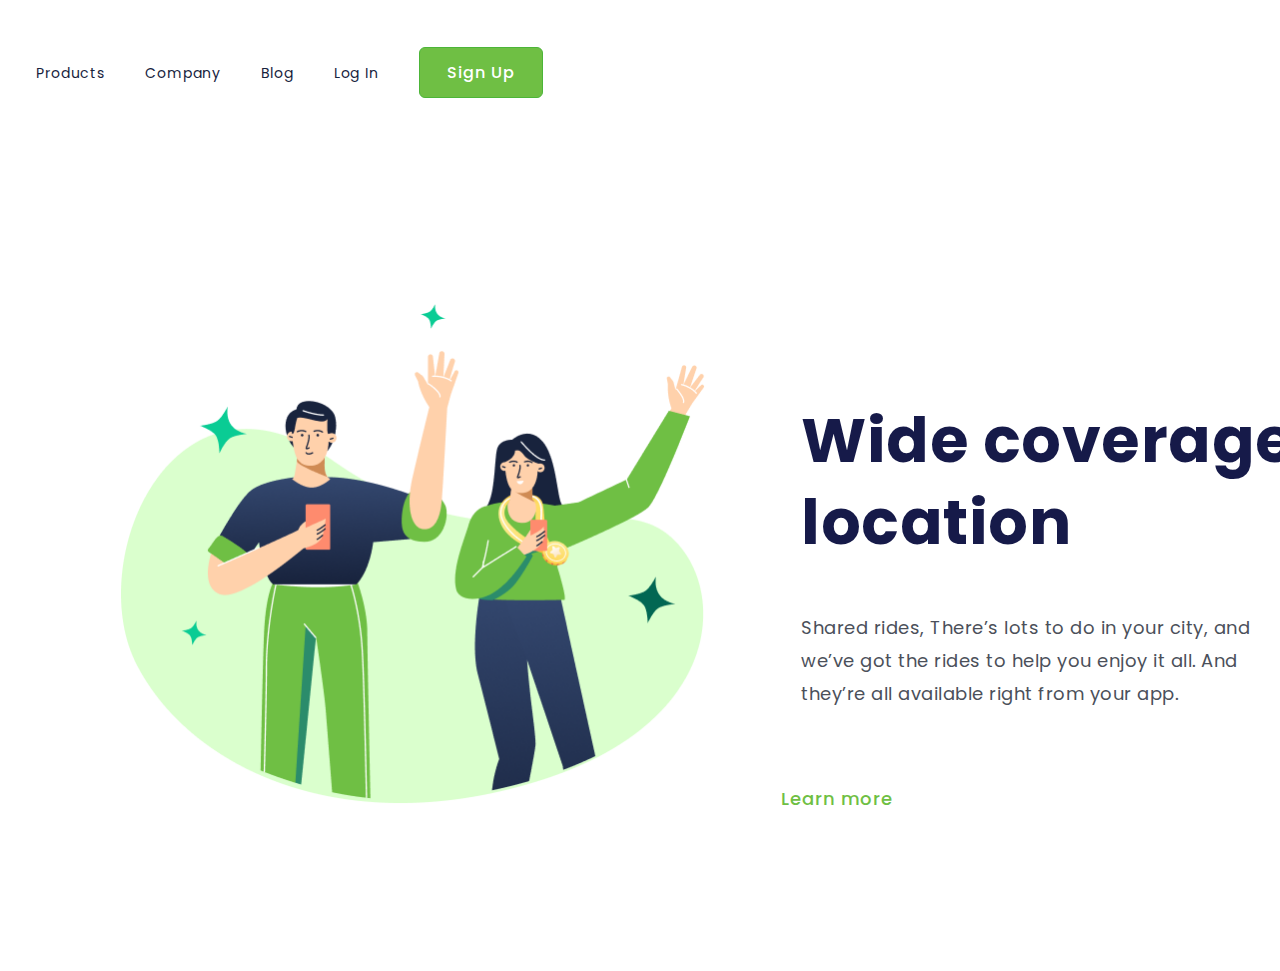
<file: index.html>
<!DOCTYPE html>
<html lang="pt-br">
<head>
    <meta charset="UTF-8">
    <meta http-equiv="X-UA-Compatible" content="IE=edge">
    <meta name="viewport" content="width=device-width, initial-scale=1.0">
    <link rel="preconnect" href="https://fonts.googleapis.com">
    <link rel="preconnect" href="https://fonts.gstatic.com" crossorigin>
    <link href="https://fonts.googleapis.com/css2?family=Poppins:wght@100;200;300;400;500;600;700;800;900&display=swap" rel="stylesheet">
    <link rel="stylesheet" href="styles.css">
    <title>Wide coverage location</title>
</head>
<body>
    <header id="header-menu">
        <a href="">Products</a>
        <a href="">Company</a>
        <a href="">Blog</a>
        <a href="">Log In</a>
        <button>Sign Up</button>
    </header>

    <main id="main">
        <img src="./assets/(Positive) Congratulation You get 40 point for your ride.png" alt="logo">
        <h2>Wide coverage location</h2>
        <p>Shared rides, There’s lots to do in your city, and we’ve got the rides to help you enjoy it all. And they’re all available right from your app.</p>
        <a href="">Learn more</a>
    </main>

    <footer></footer>
</body>
</html>
</file>
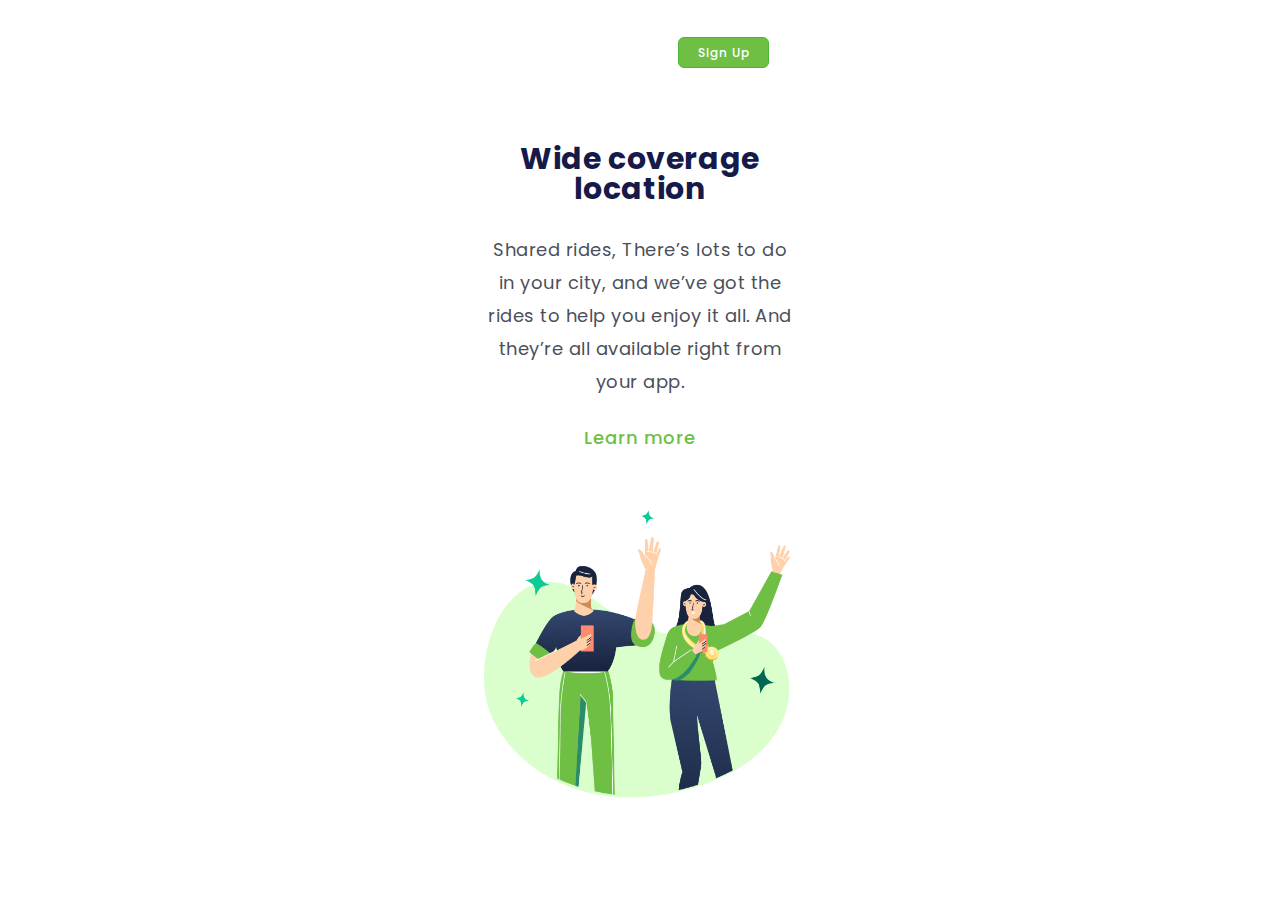
<file: page2/index2.html>
<!DOCTYPE html>
<html lang="pt-br">
<head>
    <meta charset="UTF-8">
    <meta http-equiv="X-UA-Compatible" content="IE=edge">
    <meta name="viewport" content="width=device-width, initial-scale=1.0">
    <link rel="preconnect" href="https://fonts.googleapis.com">
    <link rel="preconnect" href="https://fonts.gstatic.com" crossorigin>
    <link href="https://fonts.googleapis.com/css2?family=Poppins:wght@100;200;300;400;500;600;700;800;900&display=swap" rel="stylesheet">
    <link rel="stylesheet" href="styles2.css">
    <title>Wide coverage location</title>
</head>
<body>
    <header id="header-menu">
        <button>Sign Up</button>
    </header>

    <main id="main">
        <h2>Wide coverage location</h2>
        <p>Shared rides, There’s lots to do in your city, and we’ve got the rides to help you enjoy it all. And they’re all available right from your app.</p>
        <a href="">Learn more</a>
        <img src="./../assets/(Positive) Congratulation You get 40 point for your ride.png" alt="logo">
    </main>

    <footer></footer>
</body>
</html>
</file>
<file: styles.css>
* {
    font-family: 'Poppins', sans-serif;
    margin: 0;
    padding: 0;
    box-sizing: border-box;
}

#header-menu {
    margin-top: 47px;
}

#header-menu a {
    height: 21px;
    width: 79px;
    font-weight: 400;
    font-size: 14px;
    line-height: 21px;
    text-align: center;
    letter-spacing: 0.875px;
    color: #17233D;
    text-decoration: none;
    margin-left: 36px;
    cursor: pointer;
}

#header-menu button {
    height: 51px;
    width: 124px;
    background: #6FBF44;
    border: 1px solid #4CB538;
    border-radius: 6px;
    font-weight: 500;
    font-size: 16px;
    line-height: 24px;
    letter-spacing: 1px;
    color: #FFFFFF;
    margin-left: 36px;
    cursor: pointer;
}

#main img {
    height: 500px;
    width: 595px;
    margin-top: 206px;
    margin-left: 121px;
    position: absolute;
    display: inline;
}

h2 {
    height: 164px;
    width: 582px;
    display: inline;
    position: absolute;
    margin-left: 801px;
    margin-top: 302px;
    font-weight: 700;
    font-size: 62px;
    line-height: 82px;
    letter-spacing: 0.5px;
    color: #161A49;
}

p {
    height: 99px;
    width: 493px;
    position: absolute;
    margin-top: 513px;
    margin-left: 801px;
    font-weight: 400;
    font-size: 18px;
    line-height: 33px;
    letter-spacing: 0.5px;
    color: #4B505A; 
}

#main a {
    position: absolute;
    margin-top: 687px;
    margin-left: 781px; 
    height: 27px;
    width: 122px;
    font-weight: 500;
    font-size: 18px;
    line-height: 27px;
    letter-spacing: 1px;
    color: #6FBF44;
    text-decoration: none;
    cursor: pointer;
}

footer {
    position: absolute;
    width: 1440px;
    height: 179px;
    margin-top: 694px;
}
</file>
<file: page2/styles2.css>
* {
    font-family: 'Poppins', sans-serif;
    margin: 0;
    padding: 0;
    box-sizing: border-box;
    margin-left: auto;
    margin-right: auto;

}

button {
    height: 31px;
    width: 91px;
    background: #6FBF44;
    border: 1px solid #4CB538;
    border-radius: 6px;
    position: relative;
    font-weight: 500;
    font-size: 12px;
    line-height: 18px;
    letter-spacing: 1px;
    color: #FFFFFF;
    margin-top: 37px;
    margin-left: 53%;
}

h2 {
    width: 278px;
    height: 60px;
    font-weight: 700;
    font-size: 30px;
    line-height: 30px;
    text-align: center;
    letter-spacing: 0.596154px;
    color: #161A49;
    position: relative;
    margin-top:76px;
    display: block;
}

p {
    height: 165px;
    width: 304px;
    font-weight: 400;
    font-size: 18px;
    line-height: 33px;    
    text-align: center;
    letter-spacing: 0.5px;
    color: #4B505A;
    position: relative;
    margin-top: 29px;
}

a {
    height: 27px;
    width: 122px;
    position: relative;
    margin-top: 26px;
    font-weight: 500;
    font-size: 18px;
    line-height: 27px;
    letter-spacing: 1px;
    color: #6FBF44;
    text-align: center;
    text-decoration: none;
    display: block;
}

img {
    position: relative;
    width: 312px;
    height: 288px;
    margin-top: 59px;
    display: block;
}

footer {
    height: 22px;
    width: 390px;
    position: relative;
    margin-top: 23px;
    display: block;
}
</file>
